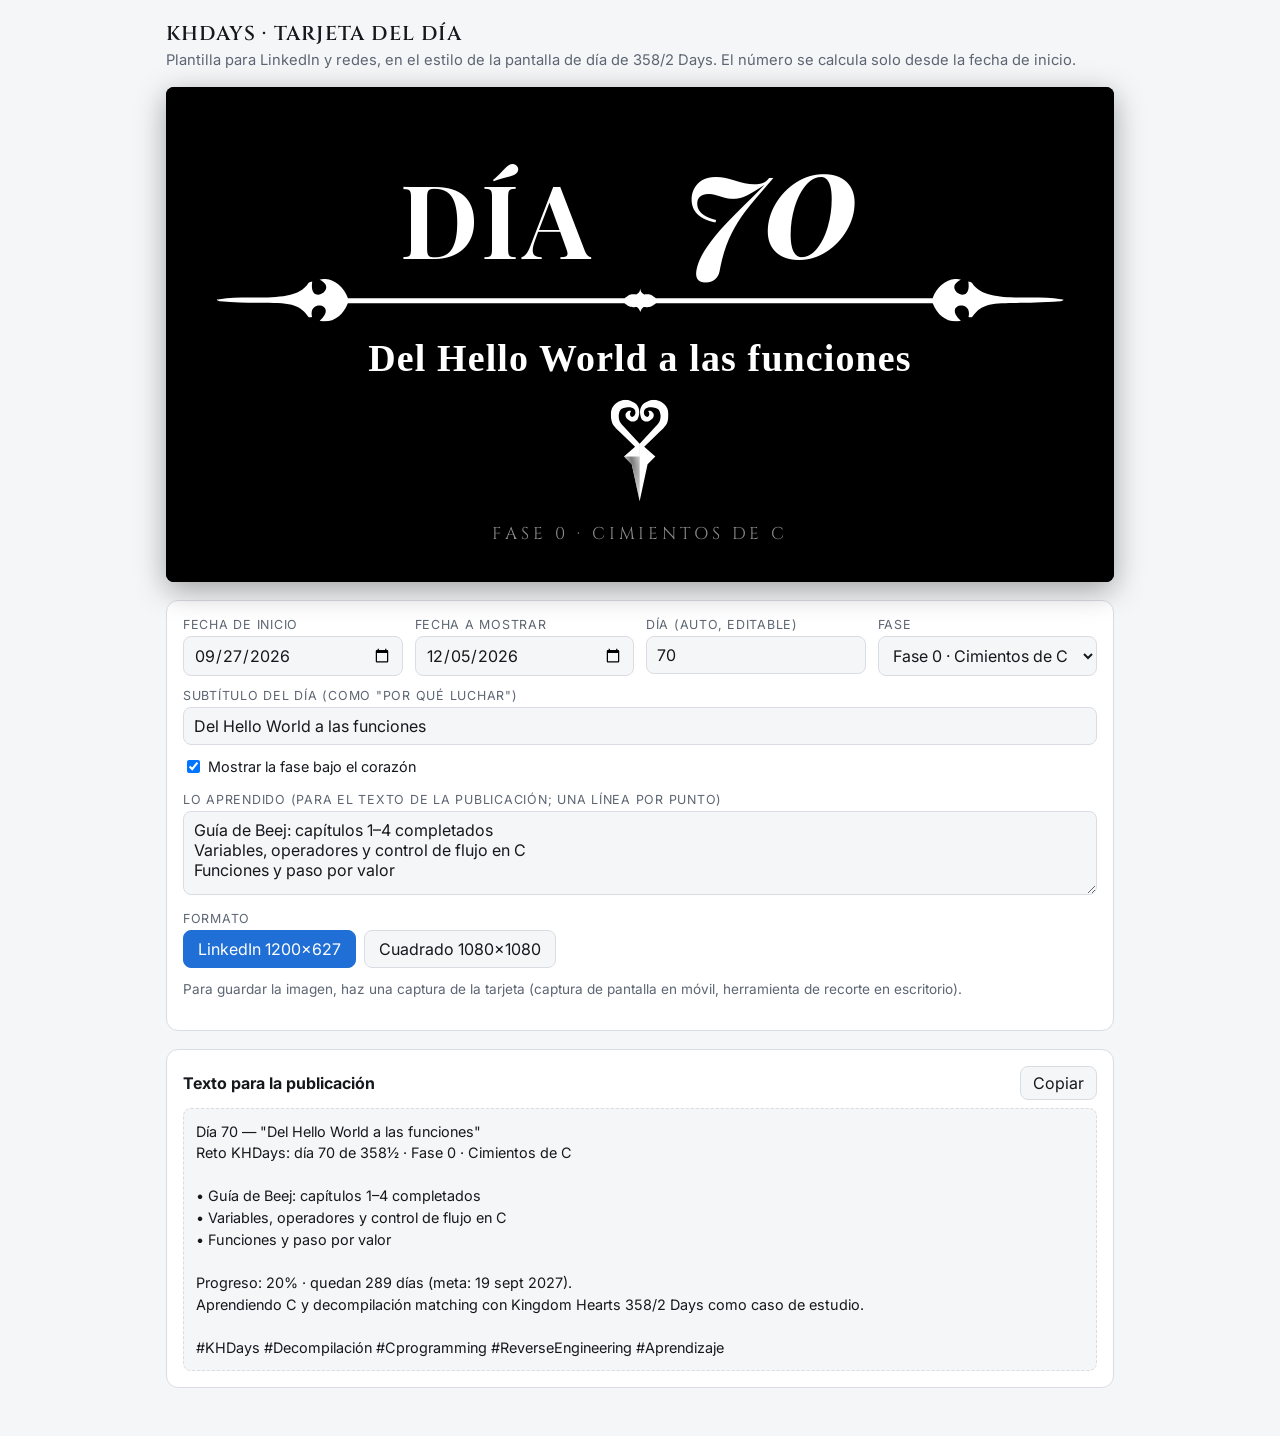
<file: khdays-card/index.html>
<!DOCTYPE html>
<html lang="es">
<head>
  <meta charset="utf-8">
  <meta name="viewport" content="width=device-width, initial-scale=1, viewport-fit=cover">
  <title>KHDays · Tarjeta del día del reto</title>

  <!-- Tipografías -->
  <link rel="preconnect" href="https://fonts.googleapis.com">
  <link href="https://fonts.googleapis.com/css2?family=Cinzel:wght@600;700&family=Cormorant+Garamond:ital,wght@1,600;1,700&family=Nunito:wght@800&family=Inter:wght@400;500;600&display=swap" rel="stylesheet">

  <!-- Estilos separados -->
  <link rel="stylesheet" href="css/base.css">
  <link rel="stylesheet" href="css/card.css">
  <link rel="stylesheet" href="css/controls.css">
</head>
<body>
<div class="wrap">

  <h1>KHDays · Tarjeta del día</h1>
  <p class="sub">
    Plantilla para LinkedIn y redes, en el estilo de la pantalla de día de 358/2&nbsp;Days.
    El número se calcula solo desde la fecha de inicio.
  </p>

  <!-- ── Tarjeta ── -->
  <div class="stage" id="stage">
    <div class="card" id="card"></div>
  </div>

  <!-- ── Controles ── -->
  <div class="panel">
    <div class="grid">

      <div>
        <label for="start">Fecha de inicio</label>
        <input type="date" id="start" value="2026-09-27">
      </div>

      <div>
        <label for="today">Fecha a mostrar</label>
        <input type="date" id="today">
      </div>

      <div>
        <label for="dayov">Día (auto, editable)</label>
        <input type="number" id="dayov" min="1" max="359">
      </div>

      <div>
        <label for="phase">Fase</label>
        <select id="phase">
          <option>Fase 0 · Cimientos de C</option>
          <option>Fase 1 · Comprendiendo la decompilación</option>
          <option>Fase 2 · Primer Match</option>
          <option>Fase 3 · Probando a decompilar</option>
          <option>Fase 4 · Documentando la decompilación</option>
          <option>Fase 5 · Revisar el Kingdom Hearts 358/2 days</option>
        </select>
      </div>

      <div class="full">
        <label for="ttl">Subtítulo del día (como "Por qué luchar")</label>
        <input id="ttl" value="Del Hello World a las funciones">
      </div>

      <div class="full">
        <label class="chk">
          <input type="checkbox" id="showph" checked>
          Mostrar la fase bajo el corazón
        </label>
      </div>

      <div class="full">
        <label for="pts">Lo aprendido (para el texto de la publicación; una línea por punto)</label>
        <textarea id="pts">Guía de Beej: capítulos 1–4 completados
Variables, operadores y control de flujo en C
Funciones y paso por valor</textarea>
      </div>

      <div class="full">
        <label>Formato</label>
        <div class="seg" id="fmt">
          <button data-f="li" class="on">LinkedIn 1200×627</button>
          <button data-f="sq">Cuadrado 1080×1080</button>
        </div>
      </div>

    </div>
    <p class="tip">
      Para guardar la imagen, haz una captura de la tarjeta (captura de pantalla en móvil,
      herramienta de recorte en escritorio).
    </p>
  </div>

  <!-- ── Texto para publicación ── -->
  <div class="panel">
    <div class="row">
      <strong>Texto para la publicación</strong>
      <button id="copy">Copiar</button>
    </div>
    <div class="post" id="post"></div>
  </div>

</div><!-- /.wrap -->

<script src="js/card.js"></script>
</body>
</html>
</file>
<file: khdays-card/css/base.css>
/* ============================================================
   base.css — tokens de color, tipografía y reset
   ============================================================ */

/* ── Tokens de color ── */
:root {
        --bg: #f5f6f8;
        --panel: #ffffff;
        --ink: #15181d;
        --muted: #5d6673;
        --line: #d9dde3;
        --accent: #1f6fd6;

        box-sizing: border-box;
        padding-top: env(safe-area-inset-top, 0px);
        padding-bottom: env(safe-area-inset-bottom, 0px);
}

/* Modo oscuro automático (sistema) */
@media (prefers-color-scheme: dark) {
        :root:not([data-theme="light"]) {
                --bg: #0f1216;
                --panel: #181c22;
                --ink: #eef1f5;
                --muted: #9aa4b2;
                --line: #2a303a;
                --accent: #5aa2ff;
        }
}

/* Modo oscuro forzado con atributo */
:root[data-theme="dark"] {
        --bg: #0f1216;
        --panel: #181c22;
        --ink: #eef1f5;
        --muted: #9aa4b2;
        --line: #2a303a;
        --accent: #5aa2ff;
}

/* ── Reset ── */
html {
        scroll-padding-top: env(safe-area-inset-top, 0px);
}

*,
*::before,
*::after {
        box-sizing: border-box;
}

body {
        margin: 0;
        background: var(--bg);
        color: var(--ink);
        font-family: Inter, system-ui, -apple-system, "Segoe UI", sans-serif;
}

/* ── Layout ── */
.wrap {
        max-width: 980px;
        margin: 0 auto;
        padding: 20px 16px 48px;
}

h1 {
        font-family: Cinzel, Georgia, serif;
        font-weight: 600;
        letter-spacing: .06em;
        font-size: 1.25rem;
        margin: 0 0 4px;
        text-transform: uppercase;
}

.sub {
        color: var(--muted);
        margin: 0 0 18px;
        font-size: .92rem;
}
</file>
<file: khdays-card/css/card.css>
/* ============================================================
   card.css — estilos del escenario y de la tarjeta visual
   ============================================================ */

/* ── Escenario (contenedor escalable) ── */
@import url('https://fonts.googleapis.com/css2?family=Playfair+Display+SC:ital,wght@0,400;0,700;0,900;1,400;1,700;1,900&display=swap');

.stage {
        width: 100%;
        position: relative;
        overflow: hidden;
        border-radius: 8px;
        box-shadow: 0 8px 30px rgba(0, 0, 0, .35);
        background: #000;
}

/* ── Tarjeta (tamaño real, escalada con transform) ── */
.card {
        position: absolute;
        top: 0;
        left: 0;
        transform-origin: top left;
        background: #000;
        color: #fff;
        display: flex;
        flex-direction: column;
        align-items: center;
        justify-content: center;
}

/* Cabecera: "DÍA  <número>" */
.card .head {
        display: flex;
        align-items: baseline;
        width: 84%;
}

.card .head .d {
        flex: 1;
        text-align: right;
        font-family: Playfair Display SC;
        font-weight: 700;
        letter-spacing: .04em;
        line-height: 1;
}

.card .head .d small {
        font-size: .78em;
}

.card .head .gap {
        flex: none;
}

.card .head .n {
        flex: 1;
        text-align: left;
        font-family: Playfair Display SC;
        font-style: italic;
        font-weight: 700;
        line-height: .9;
}

/* SVGs integrados en la tarjeta */
.card svg.rule {
        display: block;
        width: 84%;
        height: auto;
}

.card svg.heart {
        display: block;
}

/* Subtítulo del día */
.card .st {
        font-family: KHMenu;
        font-weight: 600;
        letter-spacing: .03em;
        text-align: center;
        max-width: 82%;
        line-height: 1.15;
}

/* Fase (caption bajo el corazón) */
.card .cap {
        font-family: Cinzel, serif;
        letter-spacing: .24em;
        text-transform: uppercase;
        color: rgba(255, 255, 255, .55);
        text-align: center;
}
</file>
<file: khdays-card/css/controls.css>
/* ============================================================
   controls.css — panel de controles, campos, botones, texto
   ============================================================ */

/* ── Panel contenedor ── */
.panel {
        background: var(--panel);
        border: 1px solid var(--line);
        border-radius: 12px;
        padding: 16px;
        margin-top: 18px;
}

/* ── Grid de controles ── */
.grid {
        display: grid;
        grid-template-columns: repeat(auto-fit, minmax(200px, 1fr));
        gap: 12px;
}

.full {
        grid-column: 1 / -1;
}

/* ── Etiquetas e inputs ── */
label {
        display: block;
        font-size: .78rem;
        color: var(--muted);
        margin-bottom: 4px;
        text-transform: uppercase;
        letter-spacing: .06em;
}

input,
select,
textarea {
        width: 100%;
        font: inherit;
        color: var(--ink);
        background: var(--bg);
        border: 1px solid var(--line);
        border-radius: 8px;
        padding: 8px 10px;
}

input[type="checkbox"] {
        width: auto;
        margin-right: 8px;
}

textarea {
        min-height: 84px;
        resize: vertical;
}

/* ── Checkbox label ── */
.chk {
        display: flex;
        align-items: center;
        text-transform: none;
        letter-spacing: 0;
        font-size: .9rem;
        color: var(--ink);
}

/* ── Segmented control (formato) ── */
.seg {
        display: flex;
        gap: 8px;
        flex-wrap: wrap;
}

.seg button {
        font: inherit;
        cursor: pointer;
        color: var(--ink);
        background: var(--bg);
        border: 1px solid var(--line);
        border-radius: 8px;
        padding: 8px 14px;
}

.seg button.on {
        background: var(--accent);
        color: #fff;
        border-color: var(--accent);
}

/* ── Tip de captura ── */
.tip {
        color: var(--muted);
        font-size: .85rem;
        margin-top: 12px;
        line-height: 1.45;
}

/* ── Panel de texto de publicación ── */
.post {
        white-space: pre-wrap;
        background: var(--bg);
        border: 1px dashed var(--line);
        border-radius: 8px;
        padding: 12px;
        font-size: .9rem;
        line-height: 1.5;
}

.row {
        display: flex;
        gap: 8px;
        align-items: center;
        justify-content: space-between;
        margin-bottom: 8px;
}

.row button {
        font: inherit;
        cursor: pointer;
        color: var(--ink);
        background: var(--bg);
        border: 1px solid var(--line);
        border-radius: 8px;
        padding: 6px 12px;
}
</file>
